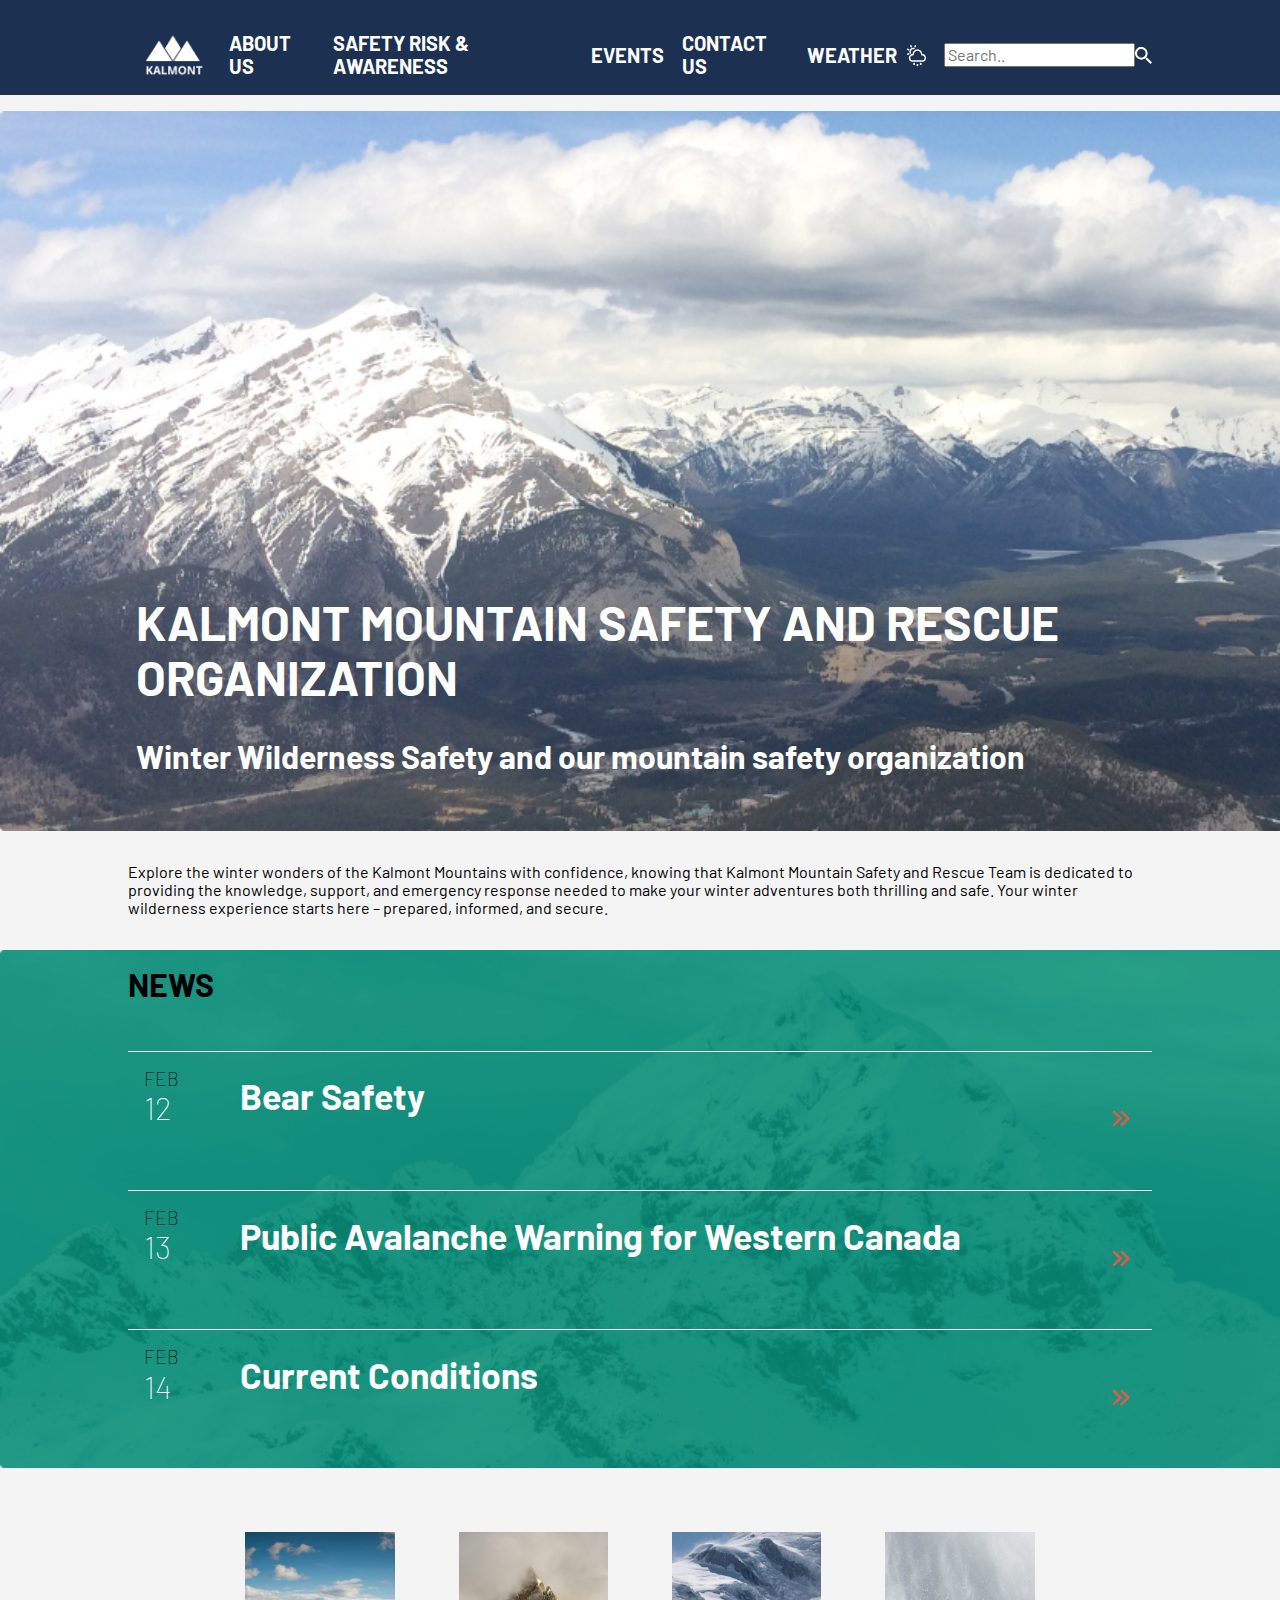
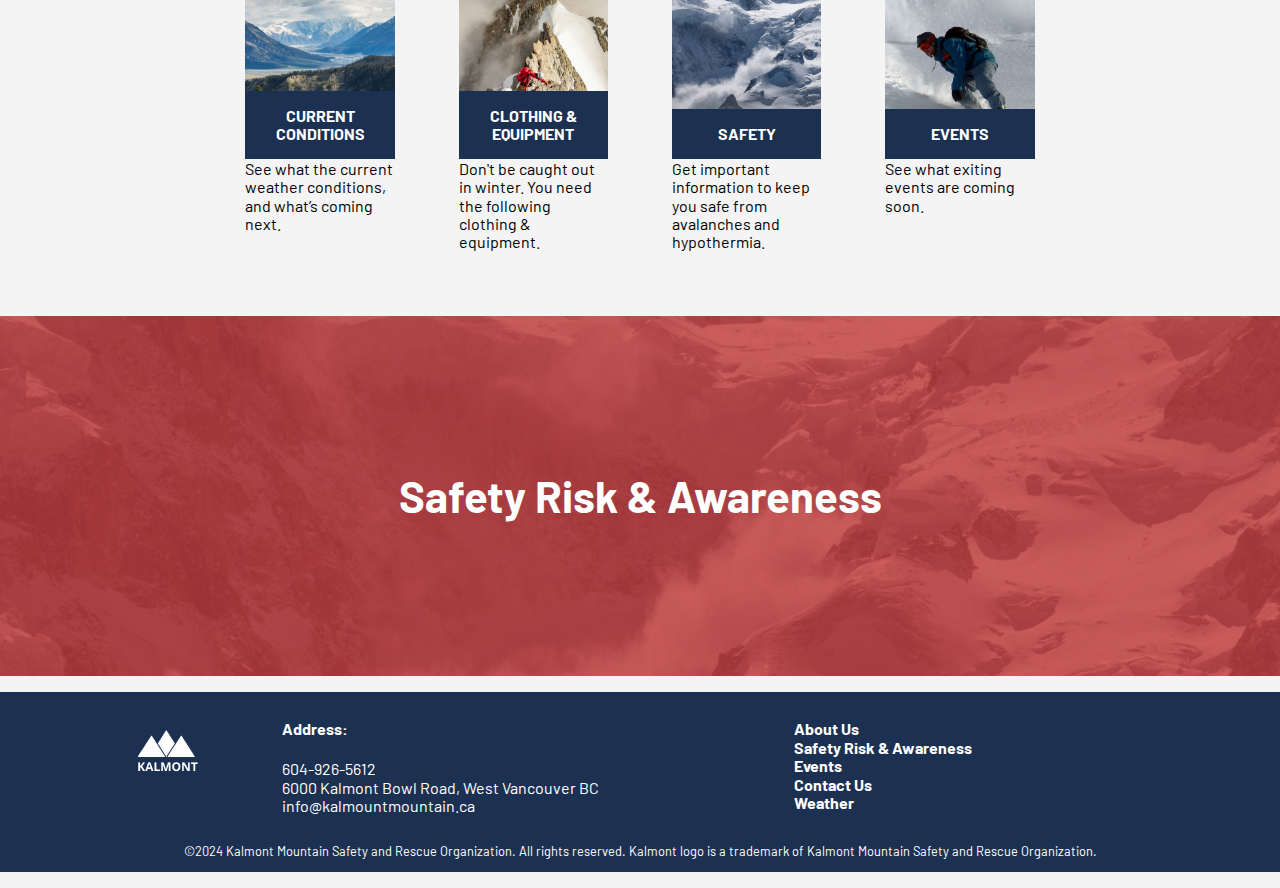
<file: index.html>
<!DOCTYPE html>

<html lang="en">
  <head>
    <meta charset="utf-8" />
    <title>Learning Styling</title>
    <meta name="viewport" content="width=device-width, initial-scale=1" />
    <link rel="stylesheet" href="css/normalize.css" />
    <link rel="stylesheet" href="css/stylesheet.css" />
  </head>

  <body id="top">
    <header class="outer-container header-container">
      <nav class="inner-container">
        <a href="index.html">
          <img
            src="./img/logo.png "
            alt="It's a logo with mountain shapes and Kalmont name under them"
            width="79"
            height="58"
        /></a>
        <a href="about.html">ABOUT US</a>
        <a href="safety.html">SAFETY RISK & AWARENESS</a>
        <a href="events.html">EVENTS</a>
        <a href="contact.html">CONTACT US</a>
        <a href="news.html">WEATHER</a>
        <img src="img/weather_icon.svg" alt="weather icon" />
        <a href="search"></a>
        <input type="text" placeholder="Search.."/>
        <img src="img/ic-baseline-search.svg" alt="search icon" />
      </nav>
    </header>

    <section class="hero outer-container">
      <div class="hero-text inner-container">
        <h1 class="heading">Kalmont Mountain Safety And Rescue Organization</h1>
        <h2>Winter Wilderness Safety and our mountain safety organization</h2>
      </div>
    </section>

    <!-- end of hero section -->

    <main class="outer-container">
      <div class="intro inner-container">
        <p>
          Explore the winter wonders of the Kalmont Mountains with confidence,
          knowing that Kalmont Mountain Safety and Rescue Team is dedicated to
          providing the knowledge, support, and emergency response needed to
          make your winter adventures both thrilling and safe. Your winter
          wilderness experience starts here – prepared, informed, and secure.
        </p>
      </div>
      <!-- end of intro -->
    </main>

<!-- NEWS SECTION -->
  <div class="grid-container outer-container news">
    <div class="list-body inner-container">
        <h2>NEWS</h2>

    <div class="news-container">
      <a href="news.html">
        <ul class="news-item">
          <li class="news-date">
            <h3 class="date-container">FEB<span class="date">12</span></h3>
          </li>
          <li class="news-headline-container">
            <h3 class="news-headline">Bear Safety</h3>
          </li>
          <li class="news-arrow">
            <img src="img/arrows-right.svg" alt="arrow right icon" />
          </li>
        </ul>
      </a>
      <a href="news.html">
        <ul class="news-item">
          <li class="news-date">
            <h3 class="date-container">FEB<span class="date">13</span></h3>
          </li>
          <li class="news-headline-container">
            <h3 class="news-headline">
              Public Avalanche Warning for Western Canada
            </h3>
          </li>
          <li class="news-arrow">
            <img src="img/arrows-right.svg" alt="arrow right icon" />
          </li>
        </ul>
      </a>

      <a href="news.html">
        <ul class="news-item">
          <li class="news-date">
            <h3 class="date-container">FEB<span class="date">14</span></h3>
          </li>
          <li class="news-headline-container">
            <h3 class="news-headline">
              Current Conditions
            </h3>
          </li>
          <li class="news-arrow">
            <img src="img/arrows-right.svg" alt="arrow right icon" />
          </li>
        </ul>
      </a>
    </div>
  </div>
</div>
<!-- end of the section -->

<!-- CARDS -->
  <div class="outer-container">
      <ul class="inner-container cards">
        <li class="card-wrapper">
          <div class="card">
            <picture class="card-image">
              <img src="img/current-conditions-card.jpg" alt="green mountains" />
              <div class="card-overlay-text">
                <a class="cta-main" href="news.html">Current Conditions</a>
              </div>
            </picture>
            
            <p class="card-lower-description">
              See what the current weather conditions, and what’s coming next.
            </p>
          </div>
         </li>

    <li class="card-wrapper">
      <div class="card">
        <picture class="card-image">
          <img src="img/clothing-equipment.jpg" alt="hikers in the mountain" />
          <div class="card-overlay-text">
            <a class="cta-main" href="safety.html">Clothing & Equipment</a>
          </div>
        </picture>

      <p class="card-lower-description">
          Don't be caught out in winter. You need the following clothing &
          equipment.
        </p>
      </div>
    </li>

    <li class="card-wrapper">
      <div class="card">
        <picture class="card-image">
          <img src="img/safety-card.jpg" alt="avalance in the mountain" />
          <div class="card-overlay-text">
            <a class="cta-main" href="safety.html">Safety</a>
          </div>
        </picture>

        <p class="card-lower-description">
          Get important information to keep you safe from avalanches and
          hypothermia.
        </p>
      </div>
    </li>

    <li class="card-wrapper">
      <div class="card">
        <picture class="card-image">
          <img src="img/events-card.jpg" alt="man snowboarding in the snowy mountain" />
          <div class="card-overlay-text">
            <a class="cta-main" href="events.html">Events</a>
          </div>
        </picture>
        
        <p class="card-lower-description">
          See what exiting events are coming soon.
        </p>
      </div>
    </li>
  </ul>
</div>
 
<!-- end of the section -->

<!-- SAFETY RISK AND AWARENESS -->

 <div class="button-section">
  <a href="safety.html" class="button">Safety Risk & Awareness</a>
</div>
 <!-- end of the section -->
   
 <!-- FOOTER -->
 <footer class="outer-container">
  <ul class="inner-container footer-container">
    <li class="nav-logo">
      <a href="index.html">
        <img
          src="./img/logo.png "
          alt="It's a logo with mountain shapes and Kalmont name under them"
          width="79"
          height="58"
      /></a>
    </li>
    <li class="address">
      <h4 class="footer-headline">Address:</h4>
      <ul class="footer-list">
        <li>604-926-5612</li>
        <li>6000 Kalmont Bowl Road, West Vancouver BC</li>
        <li>info@kalmountmountain.ca</li>
      </ul>
    </li>

    <li class="footer-nav">
      <ul class="footer-list">
        <li class="nav-level-1">
          <a href="about.html">About Us</a>
        </li>
        <li class="nav-level-1">
          <a href="safety.html">Safety Risk & Awareness</a>
        </li>
        <li class="nav-level-1">
          <a href="events.html">Events</a>
        </li>
        <li class="nav-level-1">
          <a href="contact.html">Contact Us</a>
        </li>
        <li class="nav-level-1">
          <a href="news.html">Weather</a>
        </li>
      </ul>
    </li>
  </ul>
  <ul class="footer_copyright">
    <li>
      <small>
        ©2024 Kalmont Mountain Safety and Rescue Organization. All rights
        reserved. Kalmont logo is a trademark of Kalmont Mountain Safety and
        Rescue Organization.
      </small>
    </li>
  </ul>
</footer>
 <!-- End of footer. The homepage was done with the help of James Neufeld, lab supervisor.-->
<!-- This website was made for practice by Dzhumasheva Anisa for IXD 108-Coding for Designers class on March 27th, 2024 -->
</body>
</html>
</file>
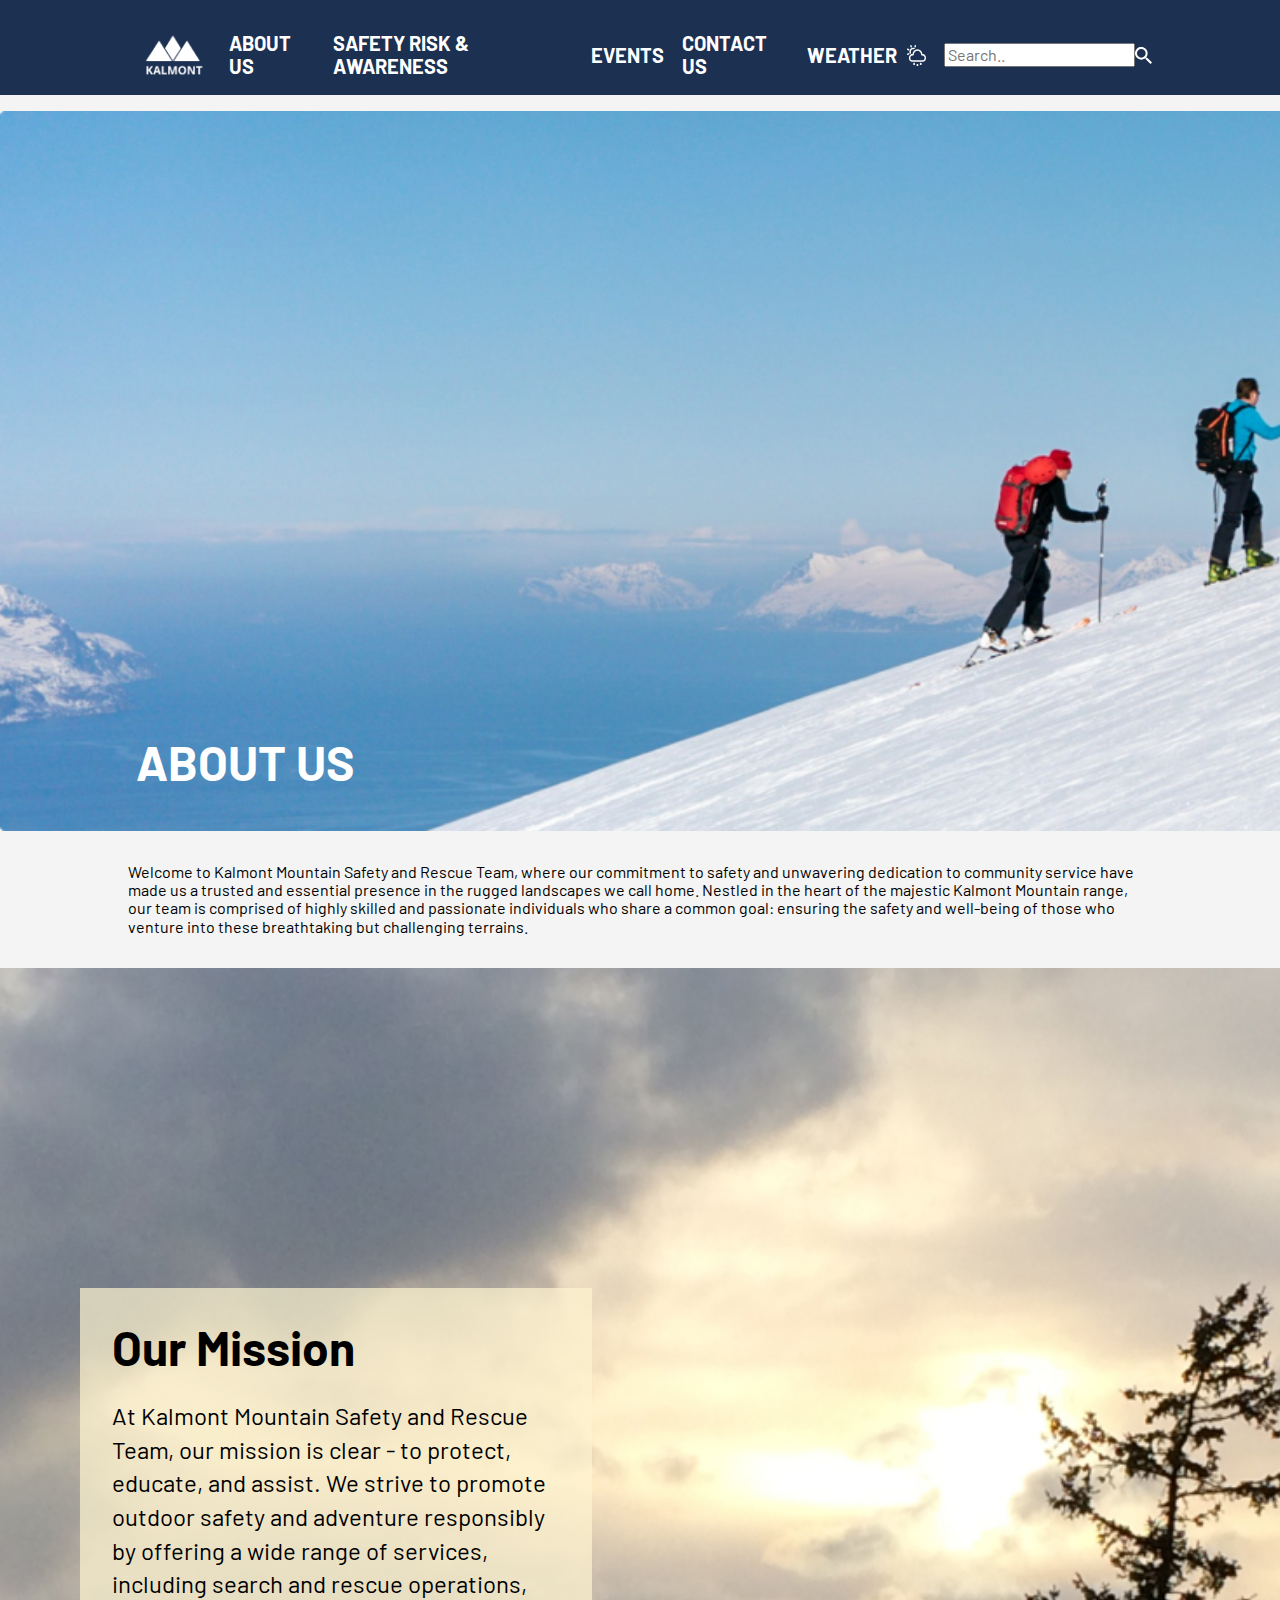
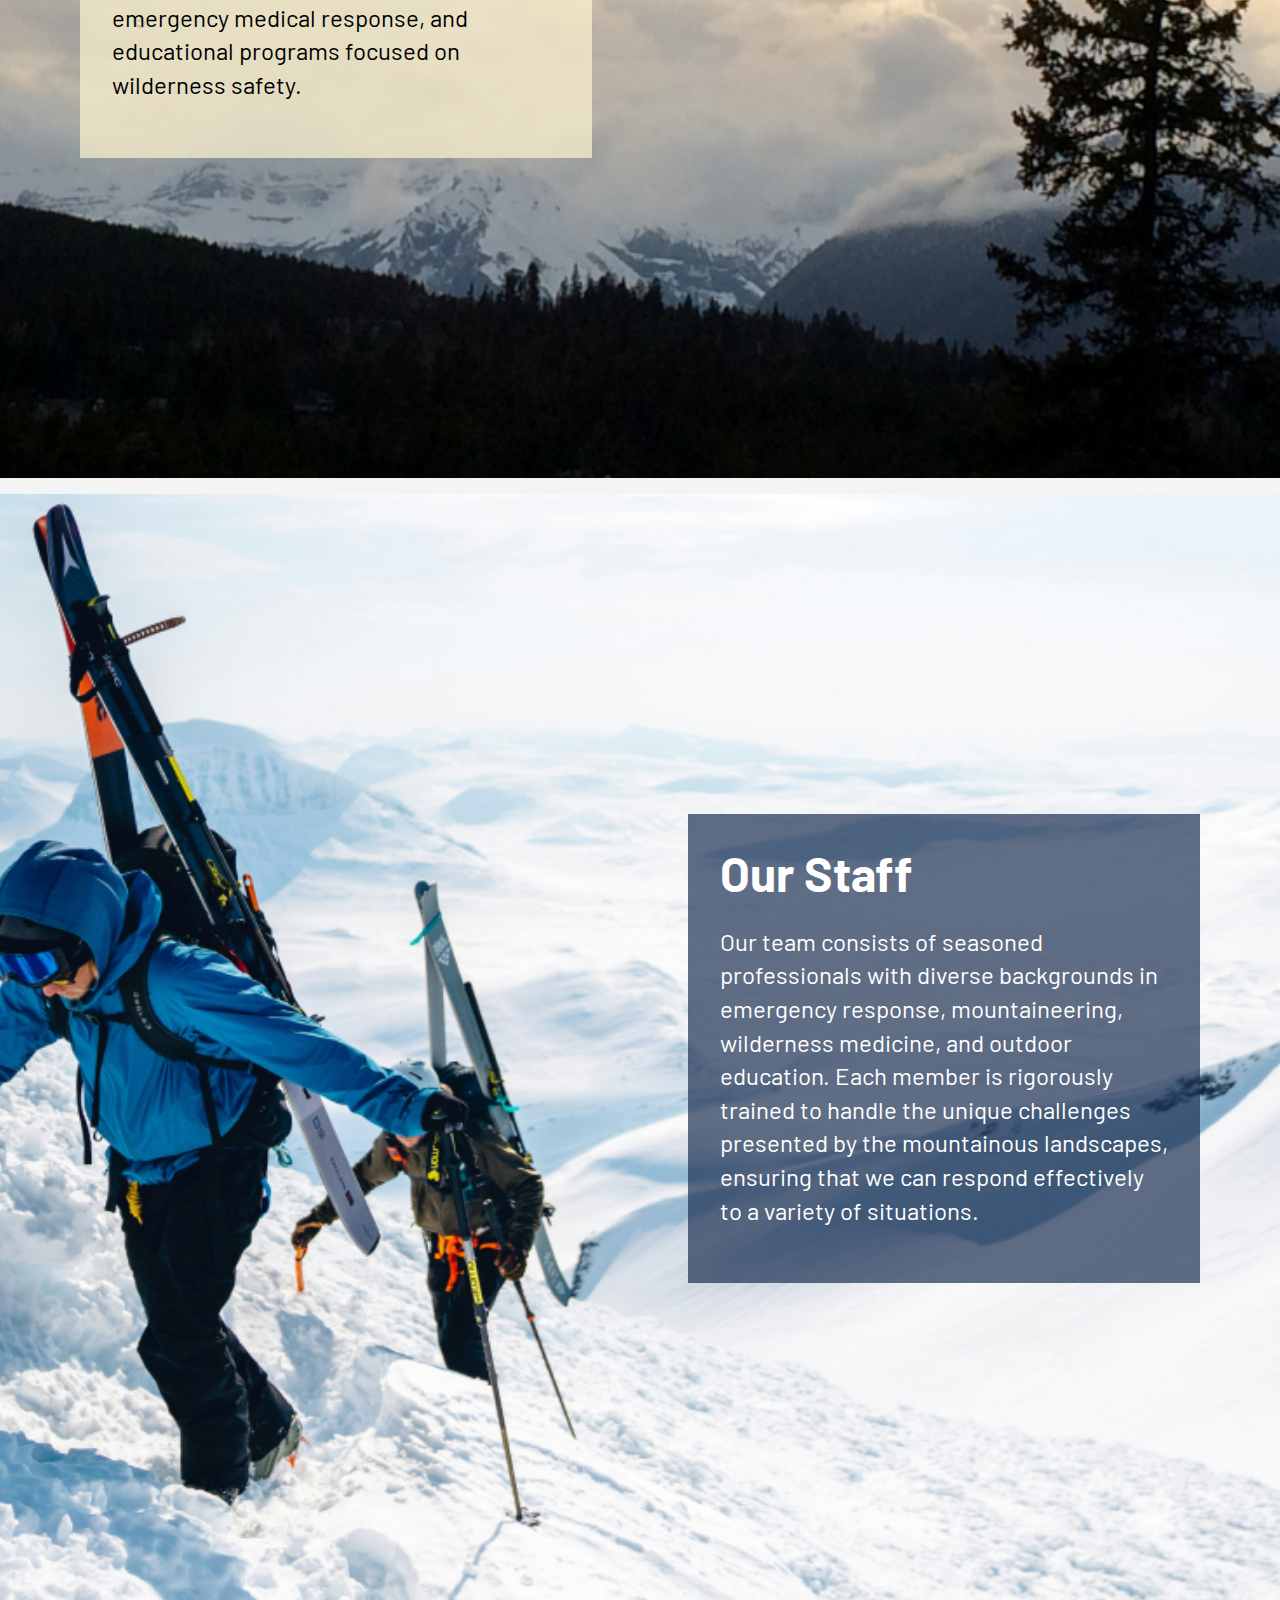
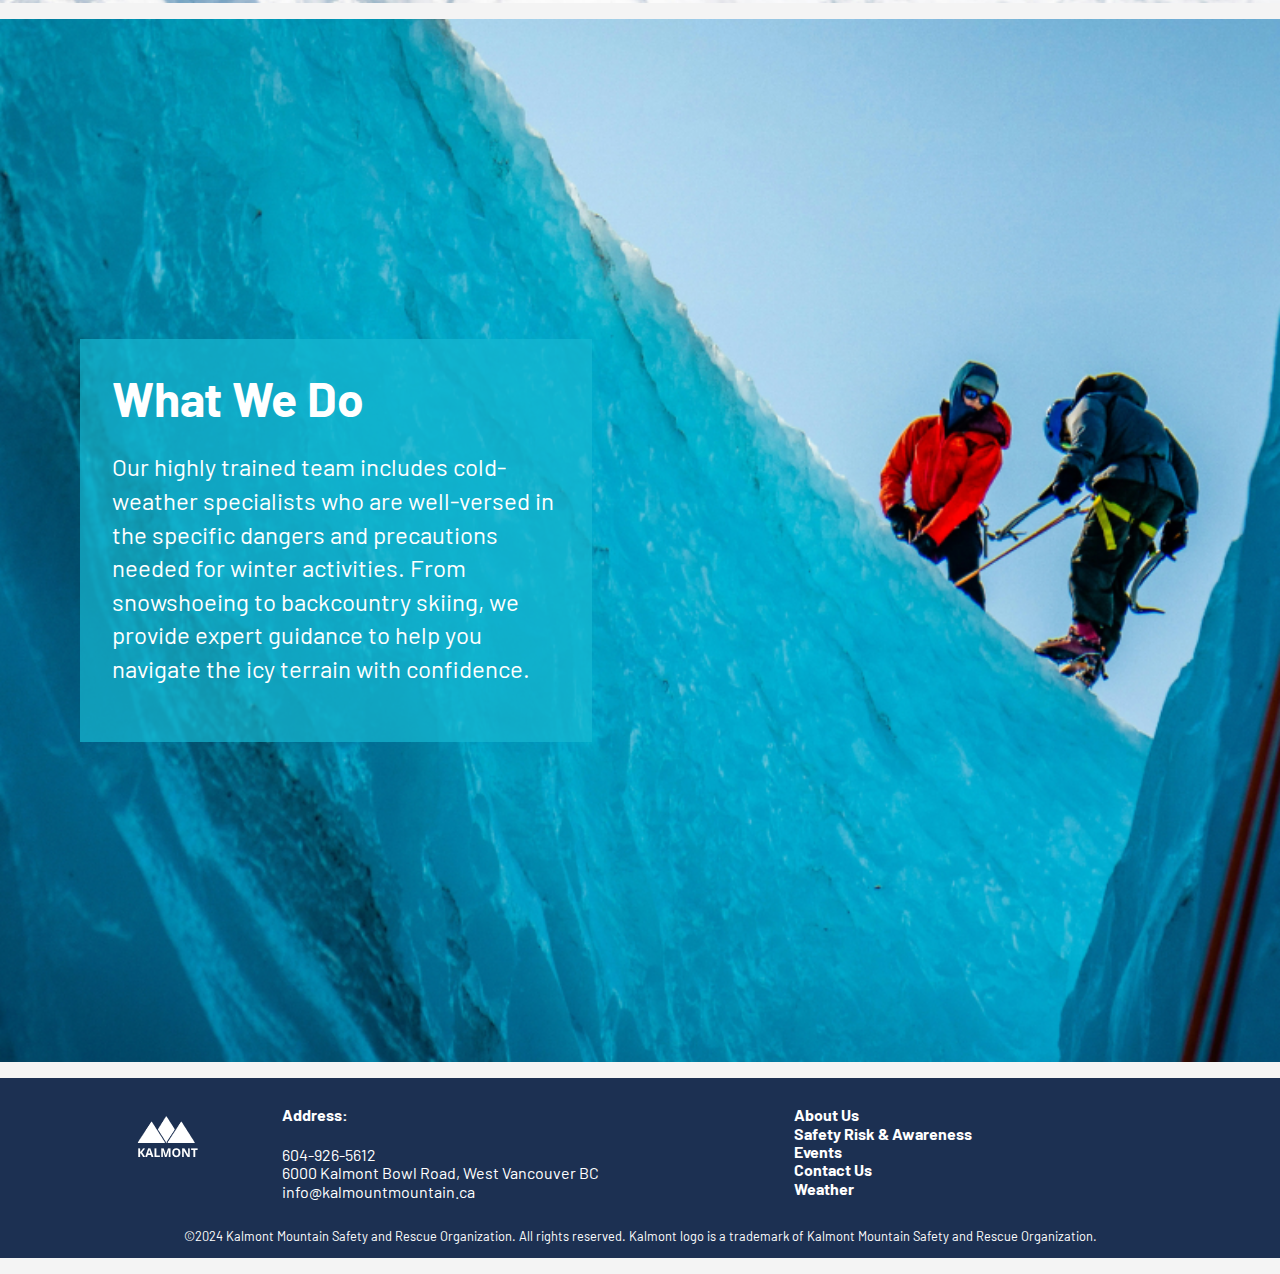
<file: about.html>
<!DOCTYPE html>

<html lang="en">
  <head>
    <meta charset="utf-8" />
    <title>Learning Styling</title>
    <meta name="viewport" content="width=device-width, initial-scale=1" />
    <link rel="stylesheet" href="css/normalize.css" />
	<link rel="stylesheet" href="css/about.css" />
  </head>

  <body id="top">
	<header class="outer-container header-container">
		<nav class="inner-container">
		  <a href="index.html">
			<img
			  src="./img/logo.png "
			  alt="It's a logo with mountain shapes and Kalmont name under them"
			  width="79"
			  height="58"
		  /></a>
		  <a href="about.html">ABOUT US</a>
		  <a href="safety.html">SAFETY RISK & AWARENESS</a>
		  <a href="events.html">EVENTS</a>
		  <a href="contact.html">CONTACT US</a>
		  <a href="news.html">WEATHER</a>
		  <img src="img/weather_icon.svg" alt="weather icon" />
		  <a href="search"></a>
		  <input type="text" placeholder="Search.."/>
		  <img src="img/ic-baseline-search.svg" alt="search icon" />
		</nav>
	  </header>
  
	  <section class="hero outer-container">
		<div class="hero-text inner-container">
		  <h1 class="heading">About Us</h1>
		</div>
	  </section>
	  
	  <!-- end of hero section-->

	  <main class="outer-container">
		<div class="intro inner-container">
		  <p>
			Welcome to Kalmont Mountain Safety and Rescue Team, where our commitment to safety and unwavering dedication to community service have made us a trusted and essential presence in the rugged landscapes we call home. Nestled in the heart of the majestic Kalmont Mountain range, our team is comprised of highly skilled and passionate individuals who share a common goal: ensuring the safety and well-being of those who venture into these breathtaking but challenging terrains.
		  </p>
		</div>
	  </main>
	
	<!--end of intro-->

    <section class="image-background-section-01">
		<div class="text-overlap-01">
		  <h3 class="section-heading">Our Mission</h3>
  
		  <p class="medium-text">
			At Kalmont Mountain Safety and Rescue Team, our mission is clear - to protect, educate, and assist. We strive to promote outdoor safety and adventure responsibly by offering a wide range of services, including search and rescue operations, emergency medical response, and educational programs focused on wilderness safety.
		  </p>
		</div>
	  </section>

	<!--end of mission section-->

	<section class="image-background-section-02 right-section">
		<div class="text-overlap-02">
		  <h3 class="section-heading-02">Our Staff</h3>
  
		  <p class="medium-text">
			Our team consists of seasoned professionals with diverse backgrounds in emergency response, mountaineering, wilderness medicine, and outdoor education. Each member is rigorously trained to handle the unique challenges presented by the mountainous landscapes, ensuring that we can respond effectively to a variety of situations.
		  </p>
		</div>
	  </section>

	<!--end of mission section-->

	<section class="image-background-section-03">
		<div class="text-overlap-03">
		  <h3 class="section-heading-02">What We Do</h3>
  
		  <p class="medium-text">
			Our highly trained team includes cold-weather specialists who are well-versed in the specific dangers and precautions needed for winter activities. From snowshoeing to backcountry skiing, we provide expert guidance to help you navigate the icy terrain with confidence.		  </p>
		</div>
	  </section>

	<!--end of what we do section-->

	

 <!-- FOOTER -->
 <footer class="outer-container">
	<ul class="inner-container footer-container">
	  <li class="nav-logo">
		<a href="index.html">
		  <img
			src="./img/logo.png "
			alt="It's a logo with mountain shapes and Kalmont name under them"
			width="79"
			height="58"
		/></a>
	  </li>
	  <li class="address">
		<h4 class="footer-headline">Address:</h4>
		<ul class="footer-list">
		  <li>604-926-5612</li>
		  <li>6000 Kalmont Bowl Road, West Vancouver BC</li>
		  <li>info@kalmountmountain.ca</li>
		</ul>
	  </li>
  
	  <li class="footer-nav">
		<ul class="footer-list">
		  <li class="nav-level-1">
			<a href="about.html">About Us</a>
		  </li>
		  <li class="nav-level-1">
			<a href="safety.html">Safety Risk & Awareness</a>
		  </li>
		  <li class="nav-level-1">
			<a href="events.html">Events</a>
		  </li>
		  <li class="nav-level-1">
			<a href="contact.html">Contact Us</a>
		  </li>
		  <li class="nav-level-1">
			<a href="news.html">Weather</a>
		  </li>
		</ul>
	  </li>
	</ul>
	<ul class="footer_copyright">
	  <li>
		<small>
		  ©2024 Kalmont Mountain Safety and Rescue Organization. All rights
		  reserved. Kalmont logo is a trademark of Kalmont Mountain Safety and
		  Rescue Organization.
		</small>
	  </li>
	</ul>
  </footer>
   <!-- End of footer.-->
   <!-- This website was made for practice by Dzhumasheva Anisa for IXD 108-Coding for Designers class on March 27th, 2024 -->
  </body>
  </html>
</file>
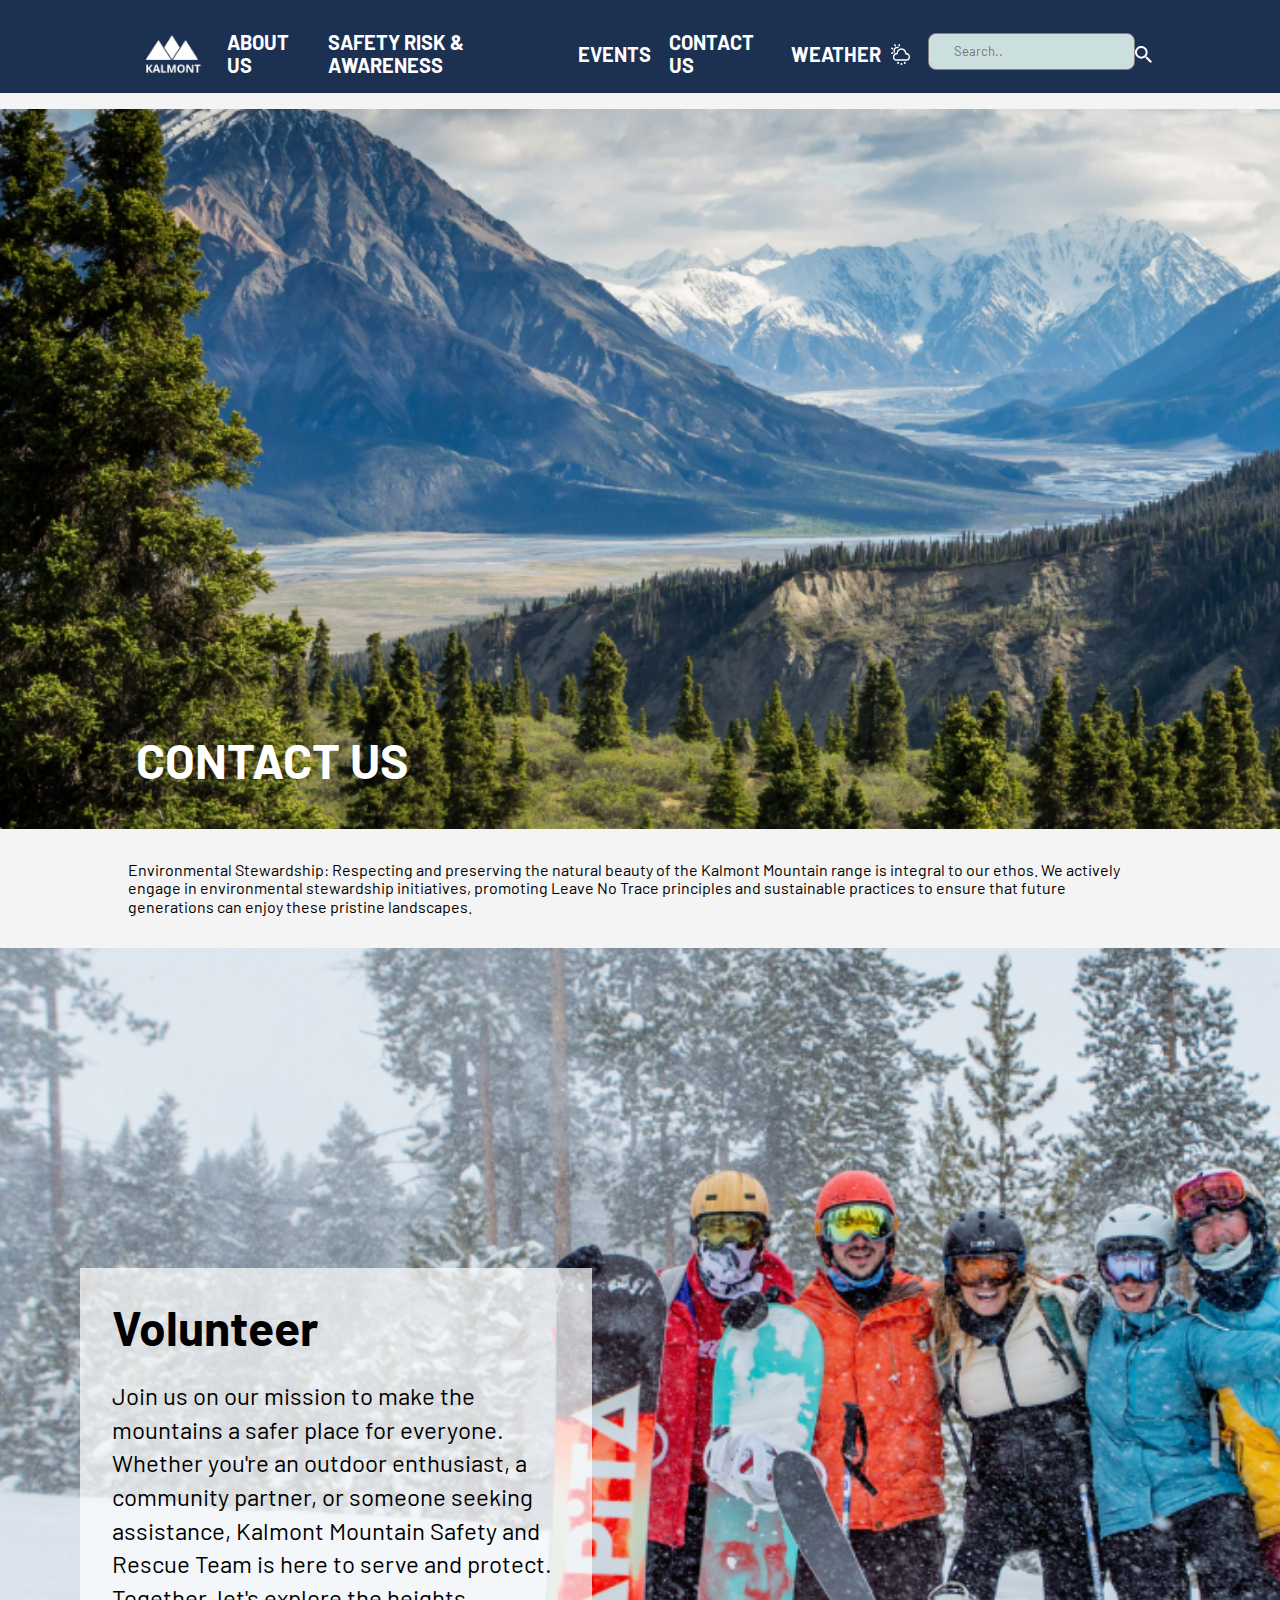
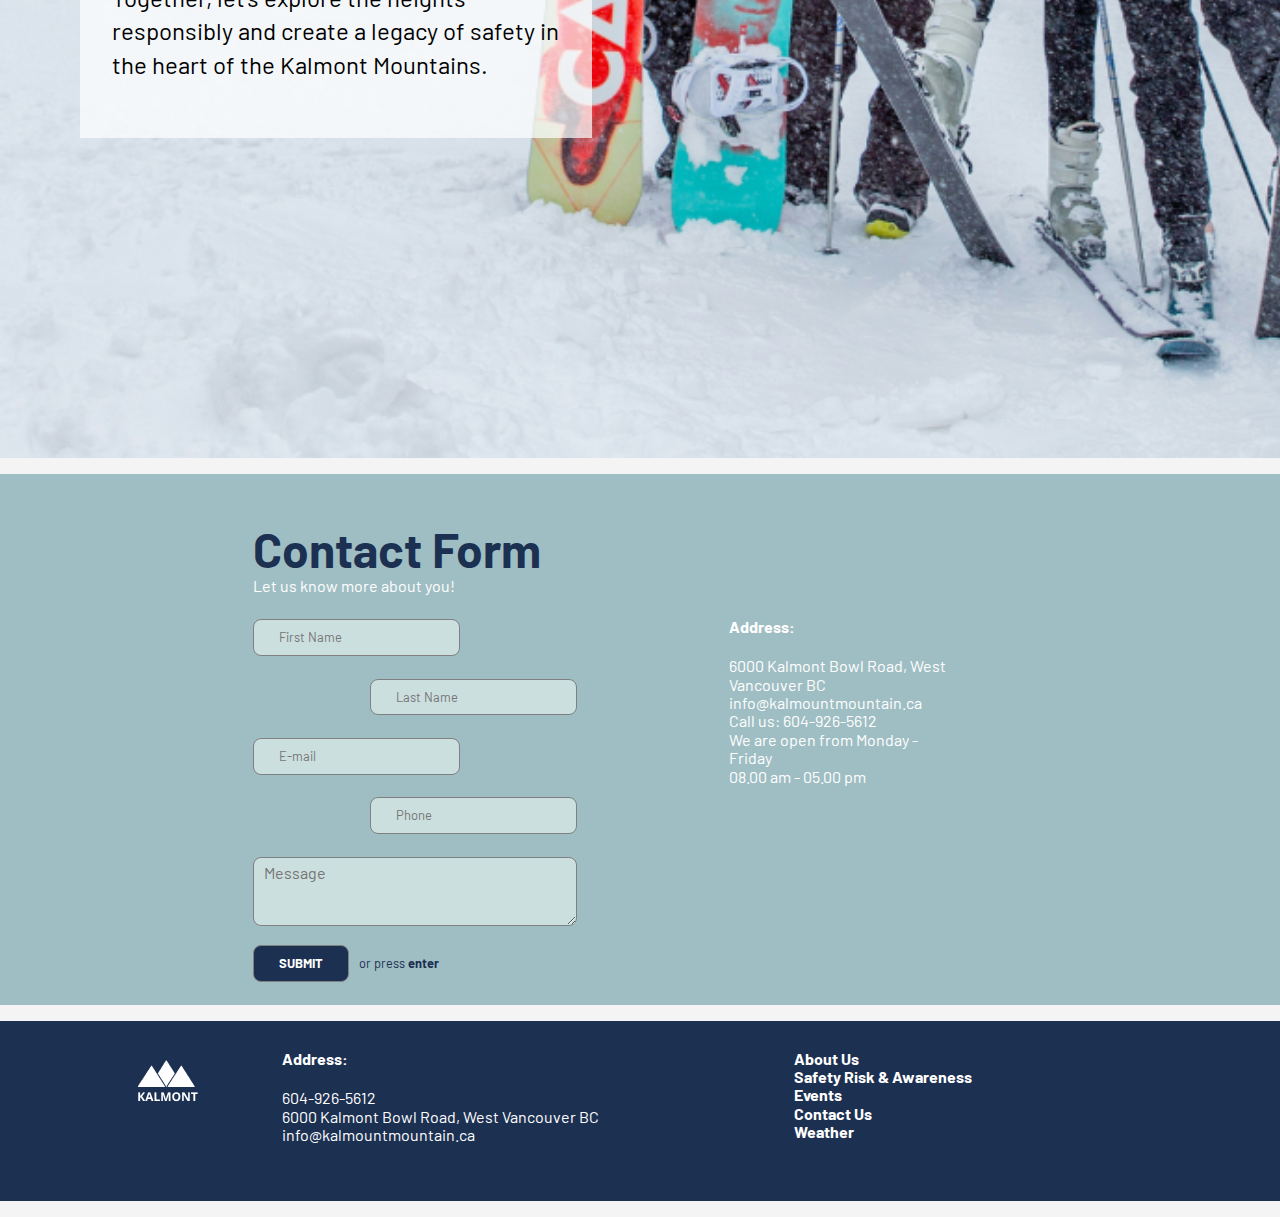
<file: contact.html>
<!DOCTYPE html>

<html lang="en">
  <head>
    <meta charset="utf-8" />
    <title>Learning Styling</title>
    <meta name="viewport" content="width=device-width, initial-scale=1" />
    <link rel="stylesheet" href="css/normalize.css" />
    <link rel="stylesheet" href="css/contact.css" />
  </head>

  <body id="top">
    <header class="outer-container header-container">
      <nav class="inner-container">
        <a href="index.html">
          <img
            src="./img/logo.png "
            alt="It's a logo with mountain shapes and Kalmont name under them"
            width="79"
            height="58"
        /></a>
        <a href="about.html">ABOUT US</a>
        <a href="safety.html">SAFETY RISK & AWARENESS</a>
        <a href="events.html">EVENTS</a>
        <a href="contact.html">CONTACT US</a>
        <a href="news.html">WEATHER</a>
        <img src="img/weather_icon.svg" alt="weather icon" />
        <a href="search"></a>
        <input type="text" placeholder="Search.." />
        <img src="img/ic-baseline-search.svg" alt="search icon" />
      </nav>
    </header>

    <section class="hero outer-container">
      <div class="hero-text inner-container">
        <h1 class="heading">Contact Us</h1>
      </div>
    </section>

    <!-- end of hero section-->

    <main class="outer-container">
      <div class="intro inner-container">
        <p>
          Environmental Stewardship: Respecting and preserving the natural
          beauty of the Kalmont Mountain range is integral to our ethos. We
          actively engage in environmental stewardship initiatives, promoting
          Leave No Trace principles and sustainable practices to ensure that
          future generations can enjoy these pristine landscapes.
        </p>
      </div>
      <!-- end of intro -->
    </main>

    <section class="image-background-section">
      <div class="text-overlap">
        <h3 class="section-heading">Volunteer</h3>

        <p class="medium-text">
          Join us on our mission to make the mountains a safer place for
          everyone. Whether you're an outdoor enthusiast, a community partner,
          or someone seeking assistance, Kalmont Mountain Safety and Rescue Team
          is here to serve and protect. Together, let's explore the heights
          responsibly and create a legacy of safety in the heart of the Kalmont
          Mountains.
        </p>
      </div>
    </section>

<!-- end of Volunteer section. Volunteer section was built with help of James Neufeld and modified by me. -->

<!-- Contact Us -->
	<div class="outer-container-01">
		<ul class="inner-container-01 cards">
    		<div class="container">
      <div class="row-header">
        <h1 class="section-heading-01">Contact Form</h1>
        <p>Let us know more about you!</p>
      </div>

      <div class="row body">
        <form action="form">
          <ul>
            <li>
              <p class="pull-left">
                <input type="text" name="first_name" placeholder="First Name" />
              </p>
              <p class="pull-right">
                <input type="text" name="last_name" placeholder="Last Name" />
              </p>
            </li>

            <li>
              <p class="pull-left">
                <input type="email" name="email" placeholder="E-mail" />
              </p>
              <p class="pull-right">
                <input type="tel" name="tel" placeholder="Phone" />
              </p>
            </li>

            <li><div class="divider"></div></li>

            <li>
              <textarea
                cols="46"
                rows="3"
                name="comments"
                placeholder="Message"
              ></textarea>
            </li>

            <li>
              <input class="btn btn-submit" type="submit" value="Submit" />
              <small>or press <strong>enter</strong></small>
            </li>
          </ul>
        </form>
      </div>
    		</div>

    <div class="address-box">

      <ul class="address-container">
		<ul class="inner-container-01 cards">
        <li class="address">
          <h4 class="address-headline">Address:</h4>
        </li>
      </ul>
      <ul class="address-list">
        <li>6000 Kalmont Bowl Road, West Vancouver BC</li>
        <li>info@kalmountmountain.ca</li>
        <li>Call us: 604-926-5612</li>
        <li>We are open from Monday - Friday</li>
        <li>08.00 am - 05.00 pm</li>
      </ul>
    		</div>
		</ul>
	</ul>
	</div>

    <!-- end of contact us. Contact Form was created using this source: https://codepen.io/nickhaskell/pen/noeyRN and modified by me-->

    <!-- FOOTER -->
    <footer class="outer-container">
      <ul class="inner-container footer-container">
        <li class="nav-logo">
          <a href="index.html">
            <img
              src="./img/logo.png "
              alt="It's a logo with mountain shapes and Kalmont name under them"
              width="79"
              height="58"
          /></a>
        </li>
        <li class="address">
          <h4 class="footer-headline">Address:</h4>
          <ul class="footer-list">
            <li>604-926-5612</li>
            <li>6000 Kalmont Bowl Road, West Vancouver BC</li>
            <li>info@kalmountmountain.ca</li>
          </ul>
        </li>

        <li class="footer-nav">
          <ul class="footer-list">
            <li class="nav-level-1">
              <a href="about.html">About Us</a>
            </li>
            <li class="nav-level-1">
              <a href="safety.html">Safety Risk & Awareness</a>
            </li>
            <li class="nav-level-1">
              <a href="events.html">Events</a>
            </li>
            <li class="nav-level-1">
              <a href="contact.html">Contact Us</a>
            </li>
            <li class="nav-level-1">
              <a href="news.html">Weather</a>
            </li>
          </ul>
        </li>
      </ul>
      <ul class="footer_copyright">
        <li>
          <small>
            ©2024 Kalmont Mountain Safety and Rescue Organization. All rights
            reserved. Kalmont logo is a trademark of Kalmont Mountain Safety and
            Rescue Organization.
          </small>
        </li>
      </ul>
    </footer>
    <!-- End of footer-->
	<!-- This website was made for practice by Dzhumasheva Anisa for IXD 108-Coding for Designers class on March 27th, 2024 -->

  </body>
</html>
</file>
<file: css/stylesheet.css>
@import url(normalize.css);
@import url("https://fonts.googleapis.com/css2?family=Barlow:ital,wght@0,100;0,200;0,300;0,400;0,500;0,600;0,700;0,800;0,900;1,100;1,200;1,300;1,400;1,500;1,600;1,700;1,800;1,900&display=swap");

html {
  box-sizing: border-box;
}
*,
*:before,
*:after {
  box-sizing: inherit;
}

body {
  font-family: "Barlow", sans-serif;
  background-color: #f4f4f4;
}

h1,
h2,
h3,
h4,
h5,
p,
a {
  margin-top: 0;
}

h1 {
  margin-top: 0;
  font-size: 3rem;
}

.heading {
  text-transform: uppercase;
}

h2,
h3 {
  font-weight: bold;
  color: black;
  margin-bottom: 3rem;
}

h2 {
  font-size: 2rem;
}

a {
  color: white;
  font-weight: bold;
  text-decoration: none;
}

a:hover {
  color: #e15c47;
}

p,
ul,
ol {
  font-size: 1rem;
}

img {
  height: auto;
  max-width: 100%;
}

figure {
  margin: 0;
}

/* ------ Main Content -------*/

/* Structural containers */

.header-container {
display: flex;
flex-direction: row;
width: 100%;
background-color: #1c3052;
}

.outer-container {
  display: flex;
  flex-direction: column;
  align-items: center;
  width: 100%;
  margin-bottom: 1rem;
}

.inner-container {
  margin-top: 1rem;
  width: 80%;
}

.cards {
  display: flex;
  flex-direction: row;
  list-style-type: none;
  padding: 0;
  width: 66.666%;
}

.card-wrapper {
  display: flex;
  flex-direction: row;
}

.card {
  width: 100%;
  margin: 2rem;
}

.card-overlay-text {
  position: absolute;
  bottom: 0;
  left: 0;
  right: 0;
  width: 100%;
  background: blue;
}

.card-lower-description{
  color:black;
}

.cta-main {
  color: white;
  background: #1c3052;
  text-align: center;
  text-transform: uppercase;
  padding: 1rem 0.5rem;
  display: block;
  font-size: 1rem;
}

/* End of Structural containers */

main {
  margin: 0 auto;
}

main section {
  background-color: white;
  padding: 1rem;
}

.card-image{
  position: relative;
}

/* --------- News Section ----------- */
.news-item {
  display: flex;
  flex-direction: row;
  border-top: 1px solid white;
  align-items: center;
  padding: 1rem;
}

.news-headline {
  font-weight: bold;
  font-size: 2.225rem;
  color: white;
}
.news-arrow {
  flex: 1;
  text-align: right;
}

.date-container {
  display: flex;
  flex-direction: column;
  align-items: flex-start;
  color: black;
  width: 6rem;
  font-weight: 10;
}

.date {
  color: white;
  font-size: 2rem;
}


/* --------- Grid Content ----------- */

.full-columns {
  grid-column: 1/5;
}

.half-columns {
  grid-column: auto / span 2;
}

/*-------Button Section------*/

.button-section {
  background: url(../img/safetynawareness_coloured.jpg);
  background-repeat: no-repeat;
  background-size: cover;
  min-height: 40vh;
  display: flex;
  flex-direction: column;
  align-items: center;
  justify-content: center;
}
.button {
  font-size: 2.725rem;
  padding: 1rem 2rem;
}
.button:hover {
  background: rgba(255, 255, 255, 0.8);
}

/*----------News Grid--------*/

.news {
  background: url(../img/newscoloured.jpg);
  background-repeat: no-repeat;
  background-size: cover;
}

/* -----------  Hero Styles----------- */

.hero {
  margin-bottom: 1rem;
  width: 100%;
  height: 80vh;
  background: url(../img/hero-banner.jpg);
  background-repeat: no-repeat;
  background-size: cover;
  display: flex;
  justify-content: flex-end;
}

.hero-text {
  color: white;
 /* max-width: 100rem; */
  padding: 0.5rem;
  padding-right: 5rem;
}

.hero-text h2 {
  color: white;
}

/* --------------- Header and Nav Styles -------- */

.logo {
  max-width: 4rem;
  margin: 0.5rem 2rem;
}

nav {
  display: flex;
  align-items: center;
  position: sticky;
  top: 0;
  background-color: #1c3052;
}

nav a {
  display: inline-block;
  color: white;
  font-size: 1.25rem;
  text-decoration: none;
  padding: 0.5em 0.45em;
  margin: 0;
  flex: 1 1 auto;
}

nav a:hover {
  color: #E15c47;
  text-decoration: none;
}

/* Style the search box inside the navigation bar */
.topnav input[type="text"] {
  float: right;
  padding: 6px;
  border: none;
  margin-top: 8px;
  margin-right: 16px;
  font-size: 17px;
}
/* ------------ Footer Style --------------- */
footer {
  display: flex;
  justify-content: space-around;
  background-color: #1c3052;
  margin-top: 1rem;
  color: white;
  min-height: 20vh;
}

.footer-container {
  display: flex;
  flex-direction: row;
}

.nav-logo {
  width: 15%;
}
.address {
  width: 50%;
}
.footer-nav {
  width: 35%;
  flex: 1;
}
.footer-headline {
  color: white;
  font-weight: bold;
}

.footer-list {
  color:white;
  list-style: none;
  padding: 0rem;
  margin: 0;
}
.about.html{
  color: white;
}
.nav-level-1 {
color:white; 
}

ul {
  list-style-type: none;
  color: white;
}
ul {
  list-style-type: none;
  color: white;
  margin: 0;
  padding: 0;
}

@media (max-width: 49em) {
  .half-columns {
    grid-column: auto / span 4;
  }
}

@media (max-width: 500px) {
  .hero-text {
    width: auto;
    margin-left: 0;
  }
}
</file>
<file: css/about.css>
@import url(normalize.css);
@import url("https://fonts.googleapis.com/css2?family=Barlow:ital,wght@0,100;0,200;0,300;0,400;0,500;0,600;0,700;0,800;0,900;1,100;1,200;1,300;1,400;1,500;1,600;1,700;1,800;1,900&display=swap");

html {
  box-sizing: border-box;
}
*,
*:before,
*:after {
  box-sizing: inherit;
}

body {
  font-family: "Barlow", sans-serif;
  background-color: #f4f4f4;
}

h1,
h2,
h3,
h4,
h5,
p,
a {
  margin-top: 0;
}

h1 {
  margin-top: 0;
  font-size: 3rem;
}
.heading {
  text-transform: uppercase;
}
h2,
h3 {
  font-weight: bold;
  color: black;
  margin-bottom: 1.5rem;
}

h2 {
  font-size: 2rem;
}

a {
  color: white;
  font-weight: bold;
  text-decoration: none;
}

a:hover {
  color: #E15C47;
}

p,
ul,
ol {
  font-size: 1rem;
}

img {
  height: auto;
  max-width: 100%;
}

figure {
  margin: 0;
}


/* ------ Main Content -------*/

/* Structural containers */

.header-container {
  display: flex;
  flex-direction: row;
  width: 100%;
  background-color: #1c3052;
  }
  
  .outer-container {
    display: flex;
    flex-direction: column;
    align-items: center;
    width: 100%;
    margin-bottom: 1rem;
  }
  
  .inner-container {
    margin-top: 1rem;
    width: 80%;
  }

/* End of Structural containers */

main {
  margin: 0 auto;
}

main section {
  background-color: white;
  padding: 1rem;
}


/* --------- Grid Content ----------- */

.full-columns {
  grid-column: 1/5;
}

.half-columns {
  grid-column: auto / span 2;
}

/* -----------  Hero Styles----------- */

.hero {
  margin-bottom: 1rem;
  width: 100%;
  height: 80vh;
  background: url(../img/about-us-banner.jpg);
  background-repeat: no-repeat;
  background-size: cover;
  display: flex;
  justify-content: flex-end;
}

.hero-text {
  color: white;
 /* max-width: 100rem; */
  padding: 0.5rem;
  padding-right: 5rem;
}

.hero-text h2 {
  color: white;
}

/* --------------- Header and Nav Styles -------- */

.logo {
  max-width: 4rem;
  margin: 0.5rem 2rem;
}

nav {
  display: flex;
  align-items: center;
  position: sticky;
  top: 0;
  background-color: #1c3052;
}

nav a {
  display: inline-block;
  color: white;
  font-size: 1.25rem;
  text-decoration: none;
  padding: 0.5em 0.45em;
  margin: 0;
  flex: 1 1 auto;
}

nav a:hover {
  color: #E15c47;
  text-decoration: none;
}

/* Style the search box inside the navigation bar */
.topnav input[type="text"] {
  float: right;
  padding: 6px;
  border: none;
  margin-top: 8px;
  margin-right: 16px;
  font-size: 17px;
}

/*--Our Mission section--*/

.image-background-section-01 {
  display: flex;
  flex-direction: row;
  margin-bottom: 1rem;
  width: 100%;
  min-height: 80vh;
  background: url(../img/ourmission_01.jpg);
  background-repeat: no-repeat;
  background-position: center;
  background-size: cover;
  justify-content: flex-start;
}

.image-background-section-02 {
  display: flex;
  flex-direction: row;
  margin-bottom: 1rem;
  width: 100%;
  min-height: 80vh;
  background: url(../img/our-staff.jpg);
  background-repeat: no-repeat;
  background-position: center;
  background-size: cover;
  justify-content: flex-start;
}

.image-background-section-03 {
  display: flex;
  flex-direction: row;
  margin-bottom: 1rem;
  width: 100%;
  min-height: 80vh;
  background: url(../img/what_we_do.jpg);
  background-repeat: no-repeat;
  background-position: center;
  background-size: cover;
  justify-content: flex-start;
}

.right-section {
  justify-content: flex-end;
}

.text-overlap-01 {
  display: flex;
  flex-direction: column;
  background: rgba(253, 243, 208, 0.7);
  padding: 2rem;
  width: 40%;
  margin-top: 20rem;
  margin-right: 5rem;
  margin-bottom: 20rem;
  margin-left: 5rem;
}

.text-overlap-02 {
  display: flex;
  flex-direction: column;
  background: rgba(28, 48, 82, 0.7);
  padding: 2rem;
  width: 40%;
  margin-top: 20rem;
  margin-right: 5rem;
  margin-bottom: 20rem;
  margin-left: 5rem;
  color:white;
}

.section-heading-02 {
  font-size: 3rem;
  color:white;
}

.text-overlap-03 {
  display: flex;
  flex-direction: column;
  background: rgba(23, 184, 210, 0.7);
  padding: 2rem;
  width: 40%;
  margin-top: 20rem;
  margin-right: 5rem;
  margin-bottom: 20rem;
  margin-left: 5rem;
  color:white;
}

.section-heading {
  font-size: 3rem;
}
.medium-text {
  font-size: 1.5rem;
  line-height: 1.4;
}

/*--Our Staff section--*/




/* ------------ Footer Style --------------- */
footer {
  display: flex;
  justify-content: space-around;
  background-color: #1c3052;
  margin-top: 1rem;
  color: white;
  min-height: 20vh;
}

.footer-container {
  display: flex;
  flex-direction: row;
}

.nav-logo {
  width: 15%;
}
.address {
  width: 50%;
}
.footer-nav {
  width: 35%;
  flex: 1;
}
.footer-headline {
  color: white;
  font-weight: bold;
}

.footer-list {
  color:white;
  list-style: none;
  padding: 0rem;
  margin: 0;
}
.about.html{
  color: white;
}
.nav-level-1 {
color:white; 
}

ul {
  list-style-type: none;
  color: white;
}
ul {
  list-style-type: none;
  color: white;
  margin: 0;
  padding: 0;
}

@media (max-width: 49em) {
  .half-columns {
    grid-column: auto / span 4;
  }
}

@media (max-width: 500px) {
  .hero-text {
    width: auto;
    margin-left: 0;
  }
}
</file>
<file: css/contact.css>
@import url(normalize.css);
@import url("https://fonts.googleapis.com/css2?family=Barlow:ital,wght@0,100;0,200;0,300;0,400;0,500;0,600;0,700;0,800;0,900;1,100;1,200;1,300;1,400;1,500;1,600;1,700;1,800;1,900&display=swap");

html {
  box-sizing: border-box;
}
*,
*:before,
*:after {
  box-sizing: inherit;
}

body {
  font-family: "Barlow", sans-serif;
  background-color: #f4f4f4;
}

h1,
h2,
h3,
h4,
h5,
p,
a {
  margin-top: 0;
}

h1 {
  margin-top: 0;
  font-size: 3rem;
}
.heading {
  text-transform: uppercase;
}
h2,
h3 {
  font-weight: bold;
  color: black;
  margin-bottom: 1.5rem;
}

h2 {
  font-size: 2rem;
}

a {
  color: white;
  font-weight: bold;
  text-decoration: none;
}

a:hover {
  color: #e15c47;
}

p,
ul,
ol {
  font-size: 1rem;
}

/*
p {
  width: clamp(40%, 75ch, 100%);
}--
*/

img {
  height: auto;
  max-width: 100%;
}

figure {
  margin: 0;
}

/* ------ Main Content -------*/

/* Structural containers */

.header-container {
  display: flex;
  flex-direction: row;
  width: 100%;
  background-color: #1c3052;
}

.outer-container {
  display: flex;
  flex-direction: column;
  align-items: center;
  width: 100%;
  margin-bottom: 1rem;
}

.inner-container {
  margin-top: 1rem;
  width: 80%;
}

/* End of Structural containers */

main {
  margin: 0 auto;
}

main section {
  background-color: white;
  padding: 1rem;
}

/* --------- Grid Content ----------- */

.full-columns {
  grid-column: 1/5;
}

.half-columns {
  grid-column: auto / span 2;
}

/* -----------  Hero Styles------------ */

.hero {
  margin-bottom: 1rem;
  width: 100%;
  height: 80vh;
  background: url(../img/contact-us-banner.jpg);
  background-repeat: no-repeat;
  background-size: cover;
  display: flex;
  justify-content: flex-end;
}

.hero-text {
  color: white;
  /* max-width: 100rem; */
  padding: 0.5rem;
  padding-right: 5rem;
}

.hero-text h2 {
  color: white;
}
/* --------------- Header and Nav Styles -------- */

.logo {
  max-width: 4rem;
  margin: 0.5rem 2rem;
}

nav {
  display: flex;
  align-items: center;
  position: sticky;
  top: 0;
  background-color: #1c3052;
}

nav a {
  display: inline-block;
  color: white;
  font-size: 1.25rem;
  text-decoration: none;
  padding: 0.5em 0.45em;
  margin: 0;
  flex: 1 1 auto;
}

nav a:hover {
  color: #e15c47;
  text-decoration: none;
}

/* Style the search box inside the navigation bar */
.topnav input[type="text"] {
  float: right;
  padding: 6px;
  border: none;
  margin-top: 8px;
  margin-right: 16px;
  font-size: 17px;
}

/*--Volunteer section--*/

.image-background-section {
  display: flex;
  flex-direction: row;
  margin-bottom: 1rem;
  width: 100%;
  min-height: 80vh;
  background: url(../img/volunteer.jpg);
  background-repeat: no-repeat;
  background-position: center;
  background-size: cover;
  justify-content: flex-start;
}

.right-section {
  justify-content: flex-end;
}
.text-overlap {
  display: flex;
  flex-direction: column;
  background: rgba(255, 255, 255, 0.7);
  padding: 2rem;
  width: 40%;
  margin-top: 20rem;
  margin-right: 5rem;
  margin-bottom: 20rem;
  margin-left: 5rem;
}
.section-heading {
  font-size: 3rem;
}
.medium-text {
  font-size: 1.5rem;
  line-height: 1.4;
}

/* Contact Us*/

.outer-container-01 {
  display: flex;
  flex-direction: column;
  align-items: center;
  width: 100%;
  margin-right: 5rem;
  margin-bottom: 1rem;
  background-color: #9fbec3;
}
.inner-container-01 {
  margin-top: 1rem;
  width: 80%;
}

.cards {
  display: flex;
  flex-direction: row;
  list-style-type: none;
  padding: 0;
  width: 66.666%;
}

.container {
  max-width: 510px;
  min-width: 324px;
  margin-top: 0rem;
  margin-bottom: 0px;
  border: 1px;
  border-color: grey;
}

.section-heading-01 {
  font-size: 3rem;
  margin-bottom: 0rem;
  color: #1c3052;
}

.row-header {
  display: flex;
  flex-direction:column;
  padding: 1rem;
  padding-bottom: 0rem;
  width:100%;
  margin-top: 1rem;
  margin-right: 1rem;
  margin-bottom: 0rem;
  margin-left: 1.5rem;
  color: white;
}

.body {
  padding: 0.5em 2.5em 1em;
}

.pull-left {
  float: left;
}

.pull-right {
  float: right;
}

input {
  margin: 0 0 0.5em 0;
  border: 1px solid grey;
  padding: 10px 25px;
  color:#1c3052;
  background-color: #ccdfdf;
  font-size: small;
  border-radius: 0.5rem;
}

.btn-submit{
  text-transform: uppercase;
  color:white;
  background-color: #1c3052;
  font-size: small;
  font-weight: bold;
  margin-top: 1rem;

}

.btn-submit:hover {
  color: #e15c47;
  background: rgba(255, 255, 255, 0.8);
}

textarea {
  border: 1px solid grey;
  padding: 6px 10px;
  width: 100%;
  background-color: #ccdfdf;
  border-radius: 0.5rem;
}
small {
  color: #1c3052;
  margin: 0 0 0 0.5em;
}

.address-box {
  display: flex;
  flex-direction: column;
  padding: 2rem;
  width: 40%;
  margin-top: 5rem;
  margin-right: 5rem;
  margin-bottom: 5rem;
  margin-left: 5rem;
}


/* ------------ Footer Style --------------- */
footer {
  display: flex;
  justify-content: space-around;
  background-color: #1c3052;
  margin-top: 1rem;
  color: white;
  min-height: 20vh;
}

.footer-container {
  display: flex;
  flex-direction: row;
}

.nav-logo {
  width: 15%;
}
.address {
  width: 50%;
}
.footer-nav {
  width: 35%;
  flex: 1;
}
.footer-headline {
  color: white;
  font-weight: bold;
}

.footer-list {
  color:white;
  list-style: none;
  padding: 0rem;
  margin: 0;
}
.about.html{
  color: white;
}
.nav-level-1 {
color:white; 
}

ul {
  list-style-type: none;
  color: white;
}
ul {
  list-style-type: none;
  color: white;
  margin: 0;
  padding: 0;
}

@media (max-width: 49em) {
  .half-columns {
    grid-column: auto / span 4;
  }
}

@media (max-width: 500px) {
  .hero-text {
    width: auto;
    margin-left: 0;
  }
}
</file>
